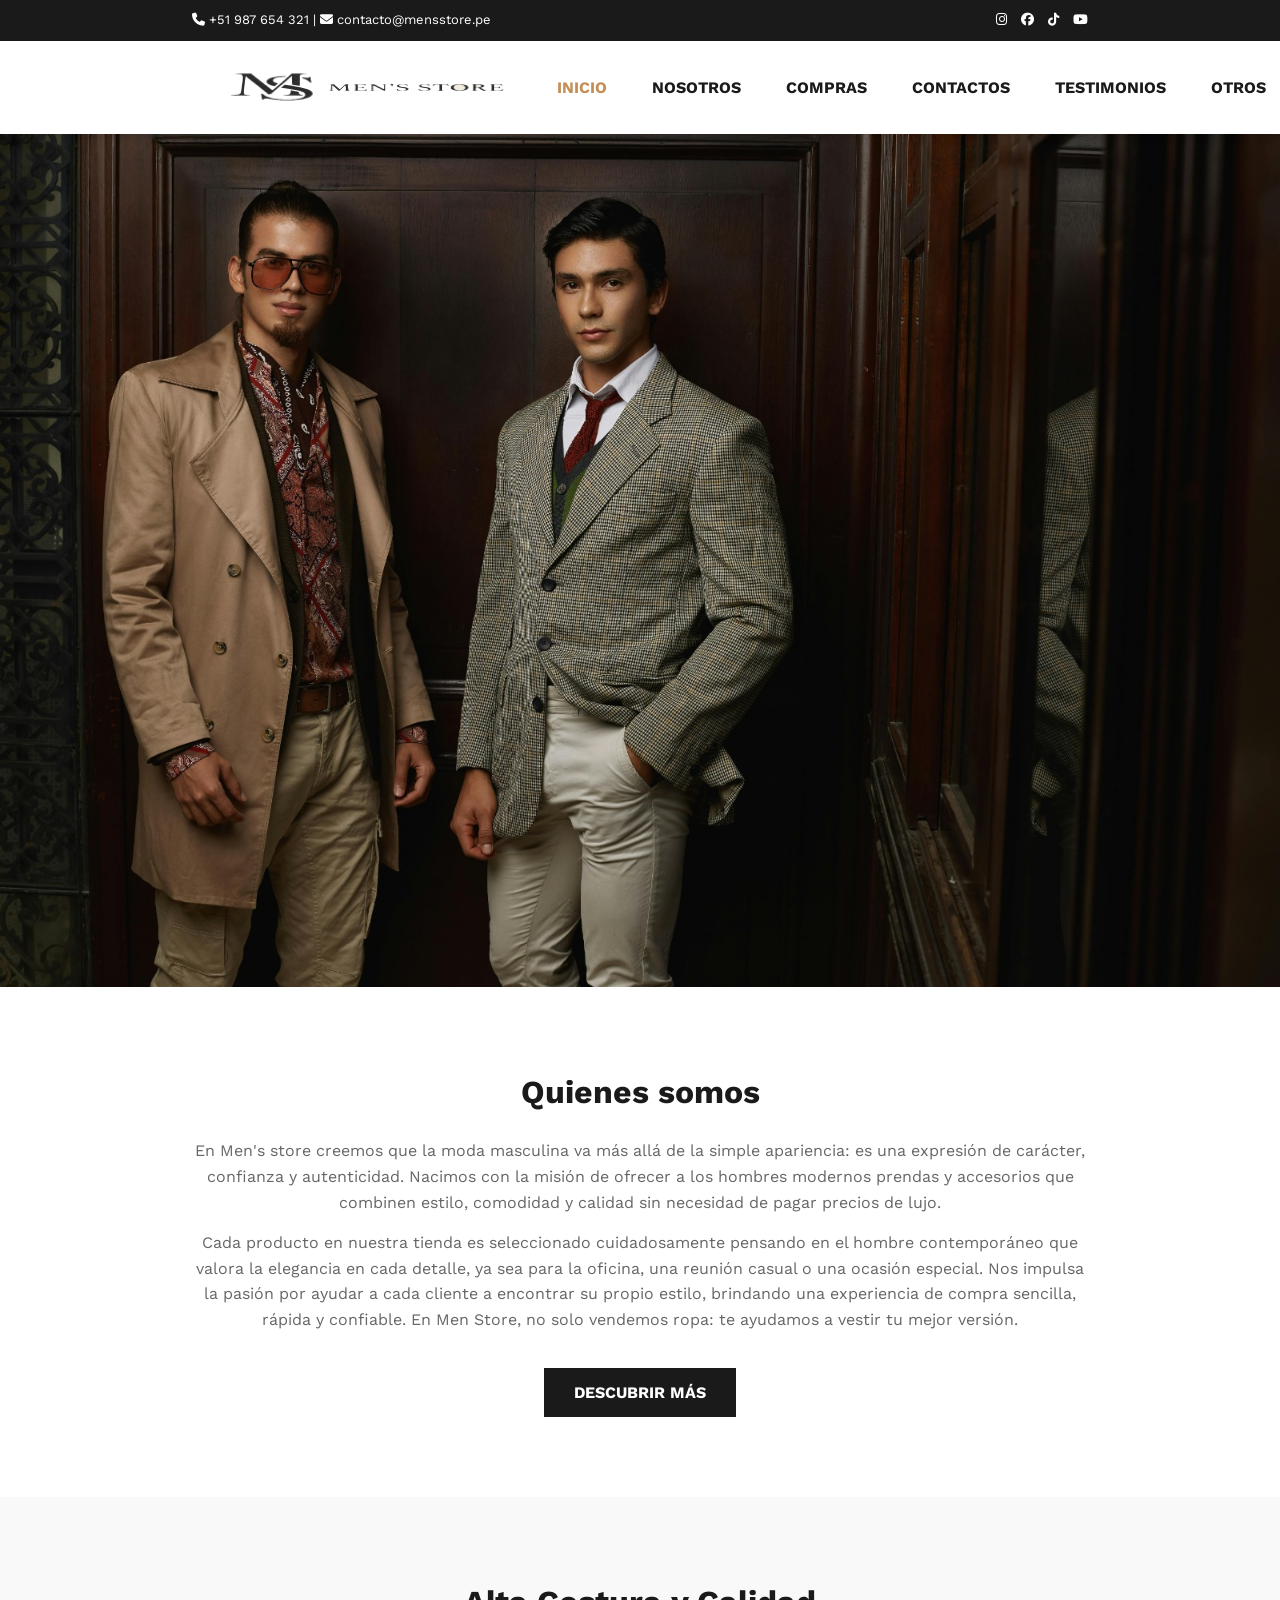
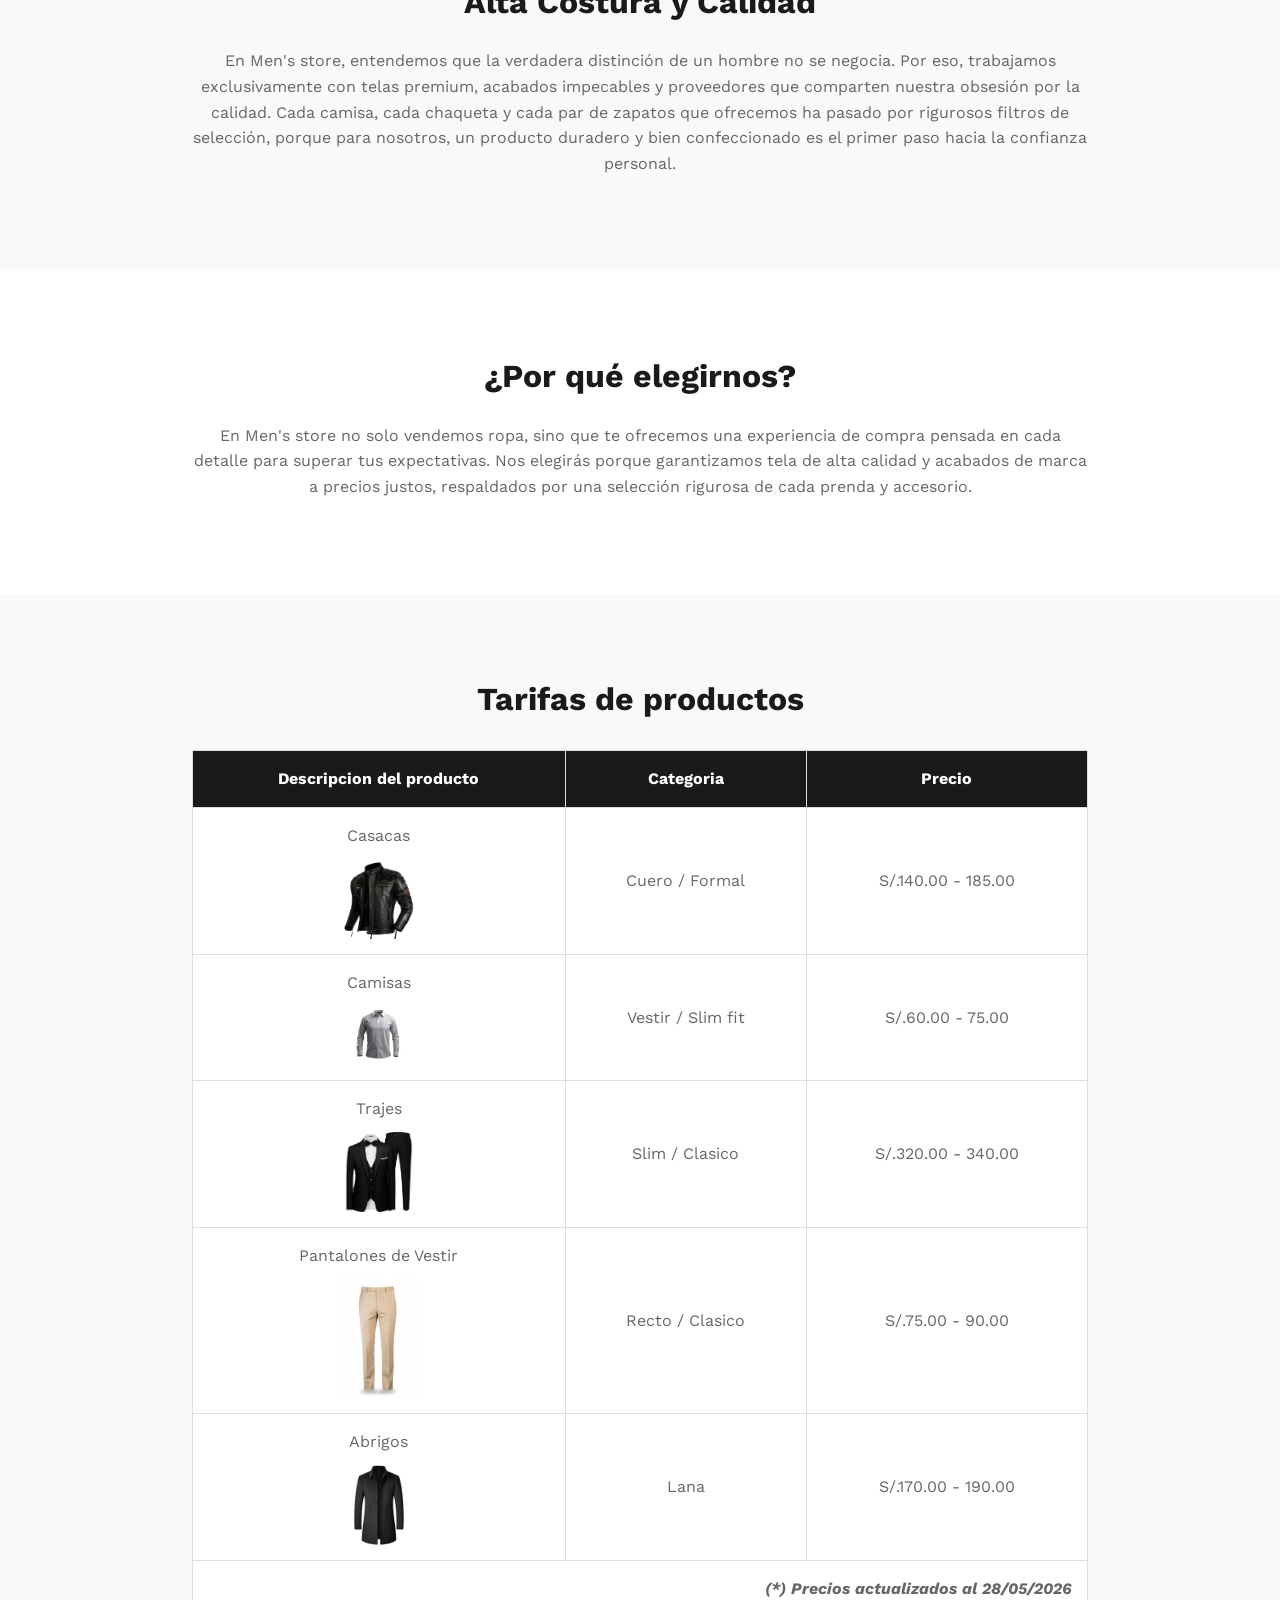
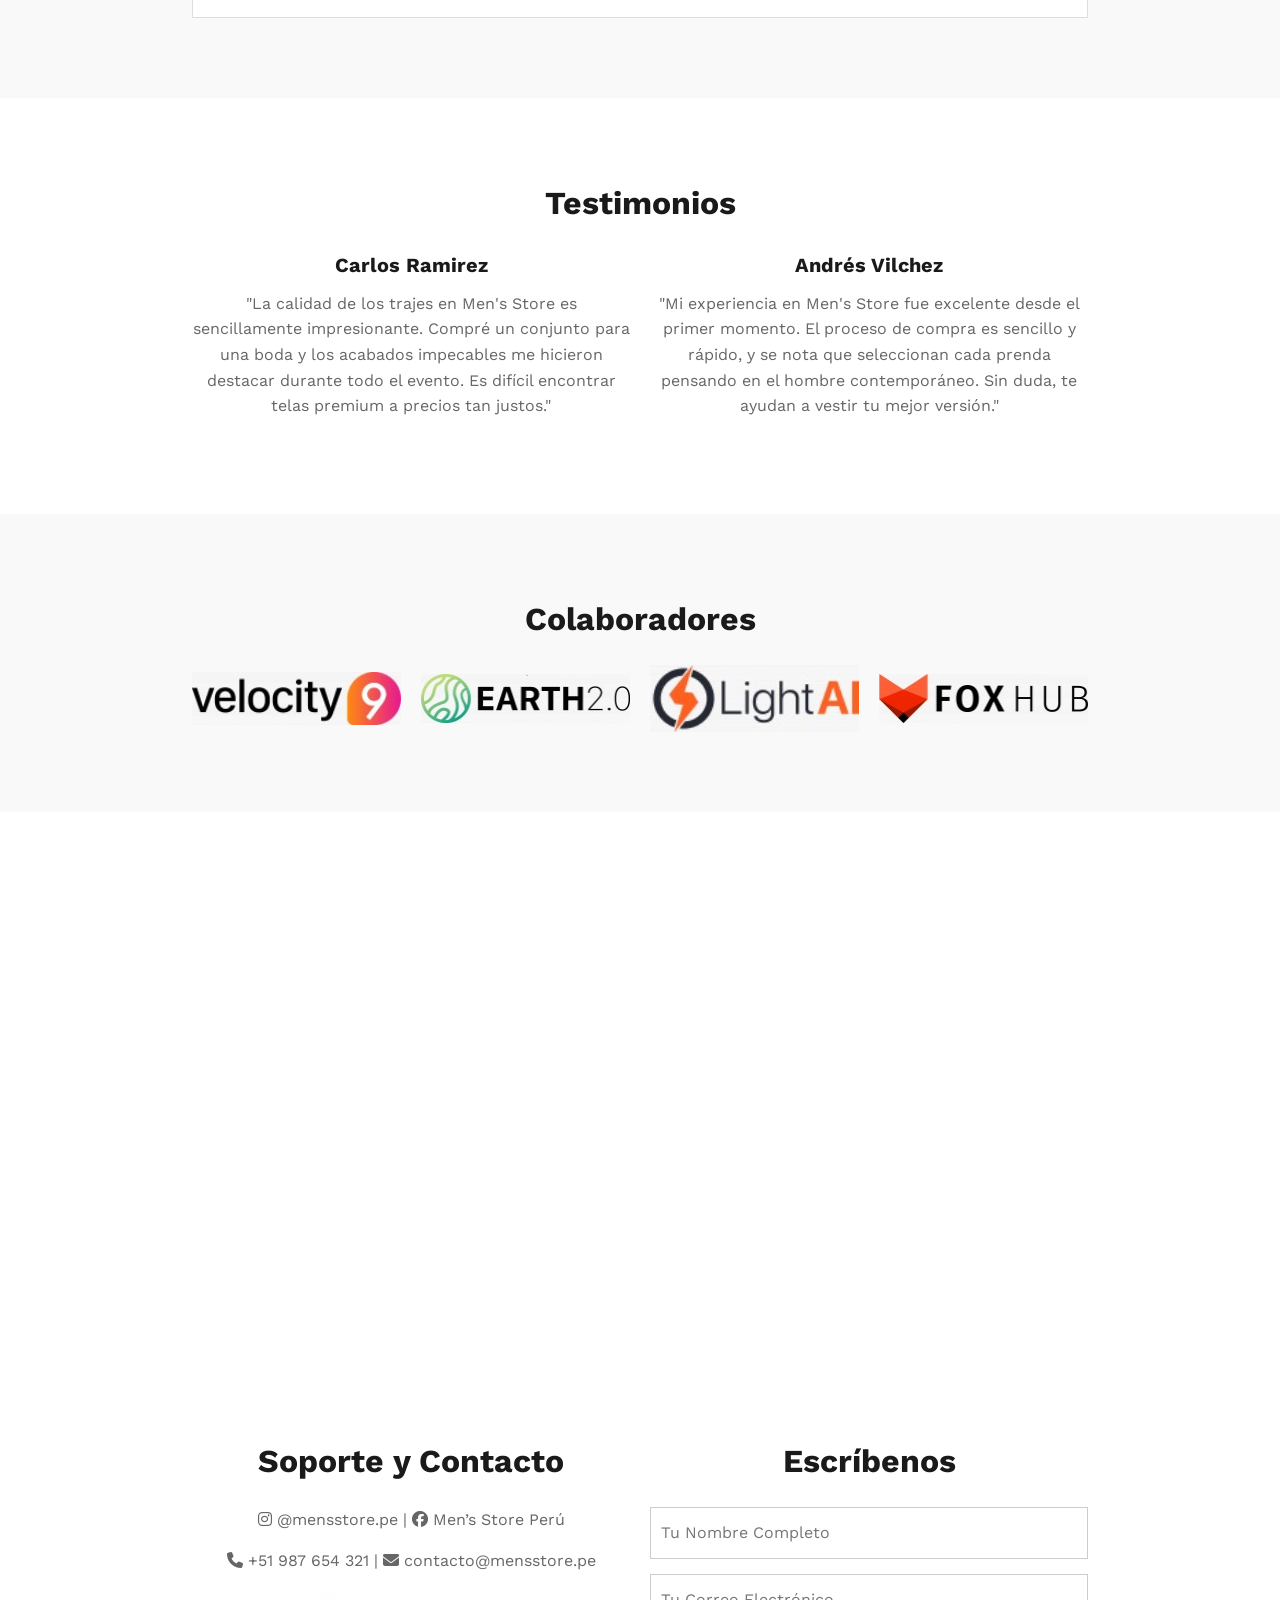
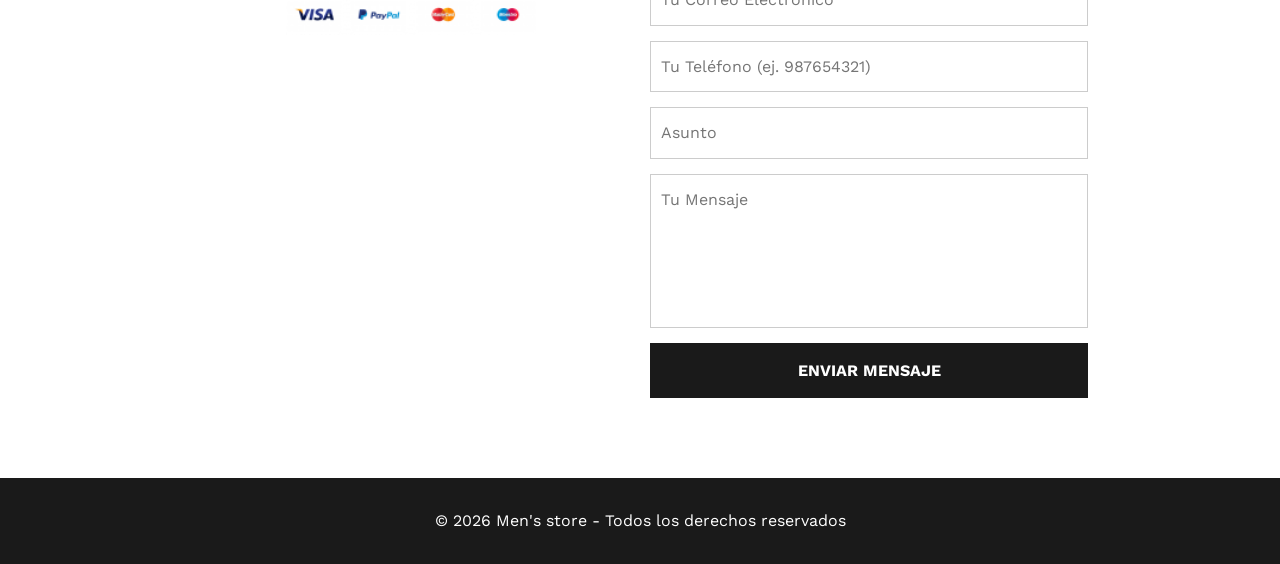
<file: index.html>
<!doctype html>
<html lang="es">
  <head>
    <meta charset="UTF-8" />
    <meta name="viewport" content="width=device-width, initial-scale=1.0" />
    <title>Men's store</title>

    <link rel="stylesheet" href="assets/css/styles.css" />
    <link
      rel="shortcut icon"
      href="assets/img/logos/logo.jpeg"
      type="image/x-icon"
    />

    <link rel="preconnect" href="https://fonts.googleapis.com" />
    <link rel="preconnect" href="https://fonts.gstatic.com" crossorigin />
    <link
      href="https://fonts.googleapis.com/css2?family=Work+Sans:ital,wght@0,100..900;1,100..900&display=swap"
      rel="stylesheet"
    />

    <link
      rel="stylesheet"
      href="https://cdnjs.cloudflare.com/ajax/libs/font-awesome/6.5.1/css/all.min.css"
    />
  </head>

  <body>
    <div class="top-bar">
      <div
        class="container row"
        style="justify-content: space-between; align-items: center"
      >
        <div>
          <a
            href="tel:+51987654321"
            class="enlace-contacto"
            style="color: inherit; text-decoration: none"
            ><i class="fa-solid fa-phone"></i> +51 987 654 321</a
          >
          |
          <a
            href="mailto:contacto@mensstore.pe"
            class="enlace-contacto"
            style="color: inherit; text-decoration: none"
            ><i class="fa-solid fa-envelope"></i> contacto@mensstore.pe</a
          >
        </div>
        <div>
          <a
            href="https://www.instagram.com/universidadutp/"
            target="_blank"
            style="color: white; margin-left: 10px"
            ><i class="fa-brands fa-instagram"></i
          ></a>
          <a
            href="https://www.facebook.com/utp.peru/"
            target="_blank"
            style="color: white; margin-left: 10px"
            ><i class="fa-brands fa-facebook"></i
          ></a>
          <a
            href="https://www.tiktok.com/@universidadutp?is_from_webapp=1&sender_device=pc"
            target="_blank"
            style="color: white; margin-left: 10px"
            ><i class="fa-brands fa-tiktok"></i
          ></a>
          <a
            href="https://www.youtube.com/@sorprendeteutp"
            target="_blank"
            style="color: white; margin-left: 10px"
            ><i class="fa-brands fa-youtube"></i
          ></a>
        </div>
      </div>
    </div>

    <header id="header" class="sticky-top">
      <div class="container nav-bar">
        <a href="index.html">
          <img
            class="nav-logo"
            src="assets/img/logos/logo_sin_fondo.png"
            alt="Logo oficial de Men's Store"
          />
        </a>

        <button id="btn-menu" class="btn-menu" aria-label="Menú">
          <i class="fa-solid fa-bars"></i>
        </button>

        <nav id="nav-menu" class="nav-menu">
          <a href="index.html" class="nav-menu-link nav-menu-link-active"
            >INICIO</a
          >
          <a href="assets/pages/nosotros.html" class="nav-menu-link"
            >NOSOTROS</a
          >
          <a href="assets/pages/compras.html" class="nav-menu-link">COMPRAS</a>
          <a href="assets/pages/contactos.html" class="nav-menu-link"
            >CONTACTOS</a
          >
          <a href="assets/pages/testimonios.html" class="nav-menu-link"
            >TESTIMONIOS</a
          >
          <a href="assets/pages/otros.html" class="nav-menu-link">OTROS</a>
        </nav>
      </div>
    </header>

    <main>
      <section id="banner">
        <img
          class="img-fluid"
          src="assets/img/encabezado/encabesado1.jpeg"
          alt="Banner principal Men's Store"
        />
      </section>

      <section id="text" class="padding-xl">
        <div class="container">
          <h2>Quienes somos</h2>
          <p>
            En Men's store creemos que la moda masculina va más allá de la
            simple apariencia: es una expresión de carácter, confianza y
            autenticidad. Nacimos con la misión de ofrecer a los hombres
            modernos prendas y accesorios que combinen estilo, comodidad y
            calidad sin necesidad de pagar precios de lujo.
          </p>
          <p>
            Cada producto en nuestra tienda es seleccionado cuidadosamente
            pensando en el hombre contemporáneo que valora la elegancia en cada
            detalle, ya sea para la oficina, una reunión casual o una ocasión
            especial. Nos impulsa la pasión por ayudar a cada cliente a
            encontrar su propio estilo, brindando una experiencia de compra
            sencilla, rápida y confiable. En Men Store, no solo vendemos ropa:
            te ayudamos a vestir tu mejor versión.
          </p>
          <a href="assets/pages/nosotros.html" class="btn-primary"
            >Descubrir más</a
          >
        </div>
      </section>

      <section id="calidad" class="padding-xl">
        <div class="container">
          <h2>Alta Costura y Calidad</h2>
          <p>
            En Men's store, entendemos que la verdadera distinción de un hombre
            no se negocia. Por eso, trabajamos exclusivamente con telas premium,
            acabados impecables y proveedores que comparten nuestra obsesión por
            la calidad. Cada camisa, cada chaqueta y cada par de zapatos que
            ofrecemos ha pasado por rigurosos filtros de selección, porque para
            nosotros, un producto duradero y bien confeccionado es el primer
            paso hacia la confianza personal.
          </p>
        </div>
      </section>

      <section id="elegirnos" class="padding-xl">
        <div class="container">
          <h2>¿Por qué elegirnos?</h2>
          <p>
            En Men's store no solo vendemos ropa, sino que te ofrecemos una
            experiencia de compra pensada en cada detalle para superar tus
            expectativas. Nos elegirás porque garantizamos tela de alta calidad
            y acabados de marca a precios justos, respaldados por una selección
            rigurosa de cada prenda y accesorio.
          </p>
        </div>
      </section>

      <section id="tarifas" class="padding-xl">
        <div class="container">
          <h2>Tarifas de productos</h2>
          <table class="tbl-tarifas">
            <thead>
              <tr>
                <th>Descripcion del producto</th>
                <th>Categoria</th>
                <th>Precio</th>
              </tr>
            </thead>
            <tbody>
              <tr>
                <td>
                  Casacas
                  <img
                    class="timg"
                    src="assets/img/prendas/casaca .jpeg"
                    alt="Casaca"
                  />
                </td>
                <td>Cuero / Formal</td>
                <td>S/.140.00 - 185.00</td>
              </tr>
              <tr>
                <td>
                  Camisas
                  <img
                    class="timg"
                    src="assets/img/prendas/Camisa.jpeg"
                    alt="Camisa"
                  />
                </td>
                <td>Vestir / Slim fit</td>
                <td>S/.60.00 - 75.00</td>
              </tr>
              <tr>
                <td>
                  Trajes
                  <img
                    class="timg"
                    src="assets/img/prendas/traje.jpeg"
                    alt="Traje"
                  />
                </td>
                <td>Slim / Clasico</td>
                <td>S/.320.00 - 340.00</td>
              </tr>
              <tr>
                <td>
                  Pantalones de Vestir
                  <img
                    class="timg"
                    src="assets/img/prendas/pantalones.jpeg"
                    alt="Pantalones"
                  />
                </td>
                <td>Recto / Clasico</td>
                <td>S/.75.00 - 90.00</td>
              </tr>
              <tr>
                <td>
                  Abrigos
                  <img
                    class="timg"
                    src="assets/img/prendas/abrigo.jpeg"
                    alt="Abrigo"
                  />
                </td>
                <td>Lana</td>
                <td>S/.170.00 - 190.00</td>
              </tr>
            </tbody>
            <tfoot>
              <tr>
                <td colspan="3">(*) Precios actualizados al 28/05/2026</td>
              </tr>
            </tfoot>
          </table>
        </div>
      </section>

      <section id="testimonio" class="padding-xl">
        <div class="container">
          <h2>Testimonios</h2>
          <div class="row">
            <div class="col">
              <h3>Carlos Ramirez</h3>
              <p>
                "La calidad de los trajes en Men's Store es sencillamente
                impresionante. Compré un conjunto para una boda y los acabados
                impecables me hicieron destacar durante todo el evento. Es
                difícil encontrar telas premium a precios tan justos."
              </p>
            </div>
            <div class="col">
              <h3>Andrés Vilchez</h3>
              <p>
                "Mi experiencia en Men's Store fue excelente desde el primer
                momento. El proceso de compra es sencillo y rápido, y se nota
                que seleccionan cada prenda pensando en el hombre contemporáneo.
                Sin duda, te ayudan a vestir tu mejor versión."
              </p>
            </div>
          </div>
        </div>
      </section>

      <section id="colaboradores" class="padding-xl">
        <div class="container">
          <h2>Colaboradores</h2>
          <div class="row colaboradores-galeria" style="align-items: center">
            <div class="col">
              <img
                class="img-fluid"
                src="assets/img/colaboradores/coloborador1.jpeg"
                alt="Colaborador 1"
              />
            </div>
            <div class="col">
              <img
                class="img-fluid"
                src="assets/img/colaboradores/colaborador2.jpeg"
                alt="Colaborador 2"
              />
            </div>
            <div class="col">
              <img
                class="img-fluid"
                src="assets/img/colaboradores/colaborador3.jpeg"
                alt="Colaborador 3"
              />
            </div>
            <div class="col">
              <img
                class="img-fluid"
                src="assets/img/colaboradores/colaborador4.jpeg"
                alt="Colaborador 4"
              />
            </div>
          </div>
        </div>
      </section>

      <section class="container padding-xs">
        <video class="video-fluid" autoplay muted loop>
          <source src="assets/video/video.mp4" type="video/mp4" />
        </video>
      </section>

      <section id="contacto" class="padding-xl">
        <div class="container row">
          <div class="col">
            <h2>Soporte y Contacto</h2>
            <p>
              <i class="fa-brands fa-instagram"></i> @mensstore.pe |
              <i class="fa-brands fa-facebook"></i> Men’s Store Perú
            </p>
            <a href="tel:+51987654321" class="enlace-contacto"
              ><i class="fa-solid fa-phone"></i> +51 987 654 321</a
            >
            |
            <a href="mailto:contacto@mensstore.pe" class="enlace-contacto"
              ><i class="fa-solid fa-envelope"></i> contacto@mensstore.pe</a
            >
            <div class="pagos-img">
              <img
                class="img-fluid"
                src="assets/img/pago.png"
                alt="Métodos de pago"
              />
            </div>
          </div>
          <div class="col">
            <h2>Escríbenos</h2>
            <form action="#" method="POST">
              <input
                type="text"
                class="form-control"
                placeholder="Tu Nombre Completo"
                required
              />
              <input
                type="email"
                class="form-control"
                placeholder="Tu Correo Electrónico"
                required
              />
              <input
                type="tel"
                class="form-control"
                placeholder="Tu Teléfono (ej. 987654321)"
                maxlength="9"
                required
              />
              <input
                type="text"
                class="form-control"
                placeholder="Asunto"
                required
              />
              <textarea
                class="form-control form-textarea-noresize"
                rows="5"
                placeholder="Tu Mensaje"
                required
              ></textarea>
              <button type="submit" class="form-control-submit">
                Enviar Mensaje
              </button>
            </form>
          </div>
        </div>
      </section>
    </main>

    <footer id="footer">
      <div class="container">
        <p>&copy; 2026 Men's store - Todos los derechos reservados</p>
      </div>
    </footer>

    <button id="btn-scroll-up" class="btn-scroll-up" aria-label="Ir arriba">
      <i class="fa-solid fa-chevron-up"></i>
    </button>

    <script src="assets/js/scripts.js"></script>
  </body>
</html>
</file>
<file: assets/css/styles.css>
/* ========================================== */
/* VARIABLES CSS (PALETA Y TIPOGRAFÍA)        */
/* ========================================== */
:root {
  --color1: #1a1a1a;
  --color2: #666666;
  --color3: #c48f56;
  --color4: #ffffff;
  --color5: #f9f9f9;

  --fuente1: "Work Sans", sans-serif;
  --spacing1: 1.6;
}

/* --------------------------- */
/* SELECTOR UNIVERSAL          */
/* --------------------------- */
* {
  margin: 0;
  padding: 0;
  box-sizing: border-box;
}

html {
  scroll-behavior: smooth;
}

/* --------------------------- */
/* SELECTORES DE TIPO ETIQUETA */
/* --------------------------- */
body {
  font-family: var(--fuente1);
  line-height: var(--spacing1);
  background-color: var(--color4);
  color: var(--color2);
}

h2,
h3 {
  color: var(--color1);
  margin-bottom: 20px;
}

h2 {
  font-size: 32px;
}
h3 {
  font-size: 20px;
  margin-bottom: 10px;
}
p {
  margin-bottom: 15px;
}

img,
video {
  display: block;
}

/* --------------------------- */
/* SELECTORES DE TIPO ID       */
/* --------------------------- */
#header {
  background-color: var(--color4);
  padding: 10px 0;
}

#text,
#elegirnos,
#testimonio,
#contacto {
  background-color: var(--color4);
  text-align: center;
}

#calidad,
#tarifas,
#colaboradores {
  background-color: var(--color5);
  text-align: center;
}

#footer {
  background-color: var(--color1);
  color: var(--color4);
  text-align: center;
  padding: 30px 0;
}

#footer p {
  margin-bottom: 0;
  color: var(--color4);
}

/* --------------------------- */
/* SELECTORES DE TIPO CLASS    */
/* --------------------------- */
.container {
  max-width: 70%;
  margin: auto;
}

.padding-xl {
  padding-top: 80px;
  padding-bottom: 80px;
}
.padding-xs {
  padding-top: 20px;
  padding-bottom: 20px;
}

.img-fluid {
  width: 100%;
  height: auto;
}
.video-fluid {
  width: 100%;
  height: auto;
  aspect-ratio: 16 / 9;
  margin: auto;
}

.top-bar {
  background-color: var(--color1);
  color: var(--color4);
  padding: 10px 0;
  font-size: 13px;
  text-align: center;
}

.enlace-contacto {
  color: inherit;
  text-decoration: none;
  transition: all 0.3s ease;
  cursor: pointer;
}

.enlace-contacto:hover {
  color: var(--color3);
  text-decoration: underline;
}

.sticky-top {
  position: sticky;
  top: 0;
  z-index: 1000;
  box-shadow: 0 4px 6px rgba(0, 0, 0, 0.1);
}

.nav-bar {
  display: flex;
  flex-direction: row;
  justify-content: space-between;
  align-items: center;
}

.nav-logo {
  width: 350px;
}

.nav-menu {
  display: flex;
  flex-direction: row;
  gap: 15px;
}

.nav-menu-link {
  display: inline-block;
  color: var(--color1);
  text-decoration: none;
  padding: 10px 15px;
  font-weight: bold;
  text-transform: uppercase;
  transition: 0.3s;
}

.nav-menu-link:hover,
.nav-menu-link-active {
  color: var(--color3);
}

/* --------------------------- */
/* BOTONES Y FORMULARIOS       */
/* --------------------------- */
.btn-primary {
  display: inline-block;
  background-color: var(--color1);
  color: var(--color4);
  padding: 12px 30px;
  text-decoration: none;
  text-transform: uppercase;
  font-weight: bold;
  margin-top: 20px;
  transition: 0.3s;
}

.btn-primary:hover {
  background-color: var(--color3);
}

.form-control {
  display: block;
  width: 100%;
  padding: 12px 10px;
  font: inherit;
  margin-bottom: 15px;
  border: 1px solid #ccc;
  outline: none;
}
.form-control:focus {
  border-color: var(--color3);
}
.form-textarea-noresize {
  resize: none;
}
.form-control-submit {
  background-color: var(--color1);
  color: var(--color4);
  padding: 15px 30px;
  border: none;
  font: inherit;
  font-weight: bold;
  text-transform: uppercase;
  cursor: pointer;
  transition: 0.3s;
  width: 100%;
}
.form-control-submit:hover {
  background-color: var(--color3);
}

/* --------------------------- */
/* TABLA DE TARIFAS            */
/* --------------------------- */
.tbl-tarifas {
  width: 100%;
  border-collapse: collapse;
  margin-top: 25px;
  background-color: var(--color4);
}
.tbl-tarifas th {
  background-color: var(--color1);
  color: var(--color4);
  border: 1px solid #ddd;
  padding: 15px;
}
.tbl-tarifas td {
  border: 1px solid #ddd;
  padding: 15px;
  vertical-align: middle;
}
.tbl-tarifas tfoot td {
  font-weight: bold;
  font-style: italic;
  text-align: right;
  color: var(--color2);
}
.timg {
  display: block;
  width: 80px;
  height: auto;
  margin: 10px auto 0 auto;
}

/* --------------------------- */
/* FLEXBOX PARA GALERÍA        */
/* --------------------------- */
.row {
  display: flex;
  flex-direction: row;
  flex-wrap: wrap;
  gap: 20px;
  justify-content: center;
}
.col {
  flex-basis: 0;
  flex-grow: 1;
  min-width: 200px; /* Evita que las imágenes colapsen */
}
.pagos-img {
  width: 250px;
  margin: 20px auto 0 auto;
}

/* --------------------------- */
/* BANNER PÁGINAS INTERNAS     */
/* --------------------------- */
.page-title {
  height: 300px;
  display: flex;
  justify-content: center;
  align-items: center;
  text-align: center;
  color: var(--color4);
  background-size: cover;
  background-position: center;
  position: relative;
  background-image: url("../assets/img/encabezado/encabesado1.jpeg");
}
.page-title::before {
  content: "";
  position: absolute;
  inset: 0;
  background: linear-gradient(rgba(0, 0, 0, 0.65), rgba(0, 0, 0, 0.35));
}
.page-title-content {
  position: relative;
  z-index: 1;
}
.page-title-content h2 {
  font-size: 2.5rem !important;
  margin-bottom: 10px;
  color: var(--color4);
}

/* ========================================== */
/* DISEÑO RESPONSIVO (Media Queries)          */
/* ========================================== */
@media (max-width: 768px) {
  /* Ajusta la barra superior (Top Bar) */
  .top-bar .row {
    flex-direction: column;
    gap: 10px;
    text-align: center;
  }

  /* Ajusta el menú de navegación */
  .nav-bar {
    flex-direction: column;
    gap: 15px;
  }

  .nav-menu {
    flex-direction: column;
    gap: 10px;
  }

  /* Hace que todas las columnas bajen una debajo de otra */
  .row {
    flex-direction: column;
  }

  .col {
    width: 100% !important;
    margin-bottom: 20px;
  }

  /* Asegura que la tabla no se desborde agregando un scroll horizontal */
  .tbl-tarifas {
    display: block;
    overflow-x: auto;
    width: 100%;
  }
}

/* =======================================================
   BOTÓN FLOTANTE (SCROLL-UP)
   ======================================================= */
.btn-scroll-up {
  position: fixed;
  bottom: -50px; /* Oculto por defecto debajo de la pantalla */
  right: 20px;
  background-color: #222; /* Un gris oscuro elegante */
  color: #fff;
  border: none;
  padding: 12px 18px;
  border-radius: 5px;
  font-size: 1.5rem;
  cursor: pointer;
  box-shadow: 0 4px 6px rgba(0, 0, 0, 0.3);
  transition: all 0.4s ease;
  z-index: 1000;
  opacity: 0;
  visibility: hidden;
}

.btn-scroll-up:hover {
  background-color: #555;
}

/* Esta clase se la agregaremos con JavaScript cuando bajen la pantalla */
.btn-scroll-up.mostrar {
  bottom: 20px;
  opacity: 1;
  visibility: visible;
}

/* =======================================================
   MENÚ HAMBURGUESA (ESTILOS BASE)
   ======================================================= */
.btn-menu {
  display: none; /* Oculto en computadoras */
  background: none;
  border: none;
  font-size: 2rem;
  color: #000; /* Asegúrate de que contraste con tu header */
  cursor: pointer;
  padding: 5px;
}

/* =======================================================
   DISEÑO RESPONSIVO Y MEDIA QUERIES (OBLIGATORIOS APF3)
   ======================================================= */

@media (max-width: 1200px) {
  .container {
    width: 90%;
  }
}

@media (max-width: 992px) {
  .colaboradores-galeria {
    flex-wrap: wrap;
  }
  .colaboradores-galeria .col {
    flex: 1 1 45%;
    margin-bottom: 20px;
  }
}

@media (max-width: 768px) {
  /* Mostramos el botón de hamburguesa */
  .btn-menu {
    display: block;
  }

  .nav-menu {
    position: absolute;
    top: 100%; /* Justo debajo del header */
    left: 0;
    width: 100%;
    background-color: #fff;
    flex-direction: column; /* Enlaces en lista vertical */
    text-align: center;
    box-shadow: 0px 8px 16px rgba(0, 0, 0, 0.1);

    max-height: 0;
    overflow: hidden;
    transition: max-height 0.4s ease-in-out;
  }

  .nav-menu.mostrar-menu {
    max-height: 500px;
  }

  .nav-menu-link {
    display: block;
    padding: 15px 0;
    border-bottom: 1px solid #eee;
  }

  .row {
    flex-direction: column;
  }

  /* Centramos la top-bar en móviles */
  .top-bar .container {
    flex-direction: column;
    gap: 10px;
  }
}

/* 4. Móvil pequeño (480px) */
@media (max-width: 480px) {
  h2 {
    font-size: 1.5rem;
  }

  /* Colaboradores a 1 por fila */
  .colaboradores-galeria .col {
    flex: 1 1 100%;
  }
}
</file>
